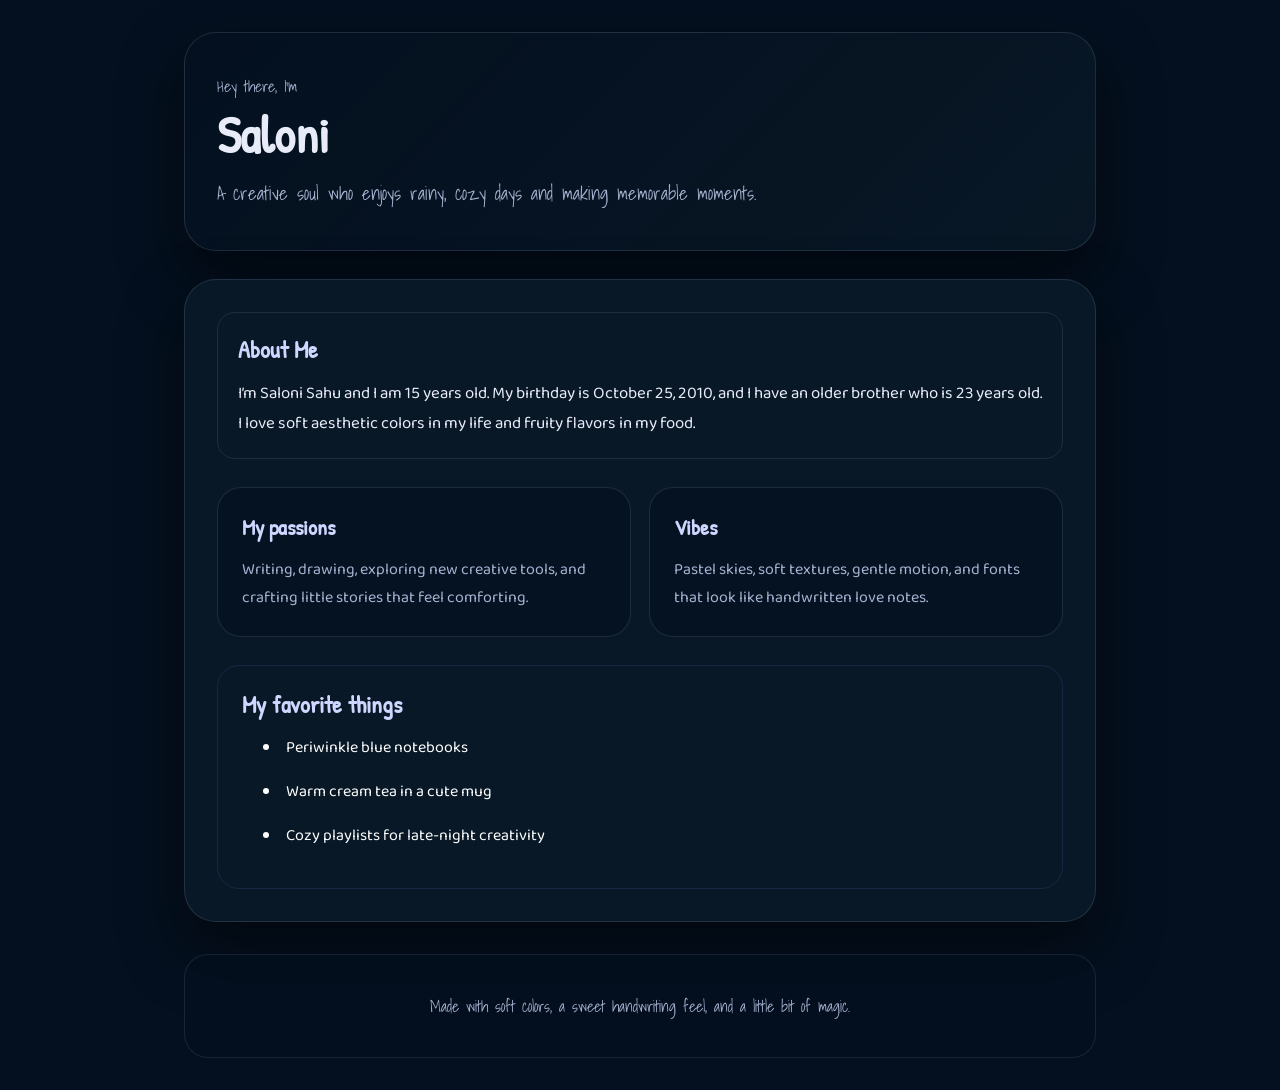
<file: about.html>
<!DOCTYPE html>
<html lang="en">
  <head>
    <meta charset="UTF-8" />
    <meta name="viewport" content="width=device-width, initial-scale=1.0" />
    <title>About Me</title>
    <link rel="preconnect" href="https://fonts.googleapis.com" />
    <link rel="preconnect" href="https://fonts.gstatic.com" crossorigin />
    <link
      href="https://fonts.googleapis.com/css2?family=Baloo+2:wght@400;500&family=Patrick+Hand&family=Shadows+Into+Light&display=swap"
      rel="stylesheet"
    />
    <link rel="stylesheet" href="styles.css" />
  </head>
  <body>
    <div class="page-shell">
      <header class="hero">
        <p class="eyebrow">Hey there, I’m</p>
        <h1>Saloni</h1>
        <p class="subtitle">
          A creative soul who enjoys rainy, cozy days and making memorable moments.
        </p>
      </header>

      <main class="content-card">
        <section class="intro-block">
          <h2>About Me</h2>
          <p>
            I’m Saloni Sahu and I am 15 years old. My birthday is October 25,
            2010, and I have an older brother who is 23 years old. I love soft
            aesthetic colors in my life and fruity flavors in my food.
          </p>
        </section>

        <section class="detail-grid">
          <div class="detail-panel">
            <h3>My passions</h3>
            <p>
              Writing, drawing, exploring new creative tools, and crafting little
              stories that feel comforting.
            </p>
          </div>
          <div class="detail-panel">
            <h3>Vibes</h3>
            <p>
              Pastel skies, soft textures, gentle motion, and fonts that look
              like handwritten love notes.
            </p>
          </div>
        </section>

        <section class="favorite-block">
          <h2>My favorite things</h2>
          <ul>
            <li>Periwinkle blue notebooks</li>
            <li>Warm cream tea in a cute mug</li>
            <li>Cozy playlists for late-night creativity</li>
          </ul>
        </section>
      </main>

      <footer class="footer-note">
        <p>Made with soft colors, a sweet handwriting feel, and a little bit of magic.</p>
      </footer>
    </div>
  </body>
</html>
</file>
<file: styles.css>
:root {
  color-scheme: dark;
  --bg: #04101f;
  --surface: #081826;
  --surface-soft: #0f203d;
  --text: #e8ebf8;
  --muted: #a8b4d2;
  --accent: #04101f;
  --accent-dark: #04101f;
  --periwinkle: #C6C8FF;
  --periwinkle-light: #CFD6FF;
  --midnight-blue: #191970;
  --midnight-blue-light: #2d2d8d;
  --text-dark: #ffffff;
  --border: rgba(148, 166, 203, 0.18);
  --shadow: 0 28px 60px rgba(0, 0, 0, 0.5);
}

* {
  box-sizing: border-box;
}

html {
  scroll-behavior: smooth;
}

body {
  margin: 0;
  min-height: 100vh;
  font-family: "Baloo 2", cursive, system-ui, sans-serif;
  background: radial-gradient(circle at top left, rgba(4, 16, 31, 0.6), transparent 24%),
    radial-gradient(circle at bottom right, rgba(4, 16, 31, 0.55), transparent 28%),
    var(--bg);
  color: var(--text);
}

.page-shell {
  padding: 32px 24px;
  max-width: 960px;
  margin: 0 auto;
}

.spotify-tab {
  margin-bottom: 22px;
  padding: 22px;
  background: linear-gradient(135deg, rgba(4, 16, 31, 0.88), rgba(9, 24, 38, 0.92));
  border: 1px solid rgba(148, 166, 203, 0.2);
  border-radius: 28px;
  box-shadow: var(--shadow);
}

.spotify-tab .cute-note {
  margin-bottom: 16px;
}

.section-nav {
  margin-bottom: 22px;
  display: grid;
  grid-template-columns: repeat(auto-fit, minmax(160px, 1fr));
  gap: 12px;
}

.section-nav a {
  display: inline-flex;
  width: 100%;
  align-items: center;
  justify-content: center;
  padding: 11px 16px;
  border-radius: 999px;
  border: 1px solid rgba(207, 214, 255, 0.35);
  background: linear-gradient(135deg, #3737a3, var(--midnight-blue-light));
  color: var(--periwinkle-light);
  text-decoration: none;
  font-weight: 500;
  transition: transform 0.2s ease, border-color 0.2s ease, box-shadow 0.2s ease, background 0.2s ease;
}

.section-nav a:hover,
.section-nav a:focus-visible {
  transform: translateY(-2px);
  border-color: rgba(207, 214, 255, 0.65);
  background: linear-gradient(135deg, #4343b0, #33339a);
  box-shadow: 0 8px 18px rgba(0, 0, 0, 0.25);
}

.spotify-grid {
  display: grid;
  gap: 14px;
  grid-template-columns: repeat(auto-fit, minmax(220px, 1fr));
}

.spotify-grid iframe {
  width: 100%;
  min-height: 152px;
  border: 0;
  border-radius: 14px;
}

.hero {
  padding: 40px 32px;
  background: linear-gradient(135deg, rgba(4, 16, 31, 0.85), rgba(9, 24, 38, 0.95));
  border: 1px solid rgba(148, 166, 203, 0.18);
  border-radius: 32px;
  box-shadow: var(--shadow);
}

.hero .eyebrow {
  margin: 0 0 12px;
  font-size: 1rem;
  color: var(--muted);
  font-family: "Shadows Into Light", cursive;
}

.hero h1 {
  margin: 0;
  font-size: clamp(3rem, 4vw, 4.25rem);
  line-height: 0.95;
  color: var(--text);
  font-family: "Patrick Hand", cursive;
}

.hero .subtitle {
  margin: 16px 0 0;
  font-size: 1.2rem;
  max-width: 680px;
  line-height: 1.8;
  color: var(--muted);
  font-family: "Shadows Into Light", cursive;
}

.content-card {
  margin-top: 28px;
  padding: 32px;
  background: var(--surface);
  border: 1px solid var(--border);
  border-radius: 32px;
  box-shadow: var(--shadow);
}

.content-card h2,
.content-card h3 {
  margin: 0 0 14px;
  font-family: "Patrick Hand", cursive;
  color: var(--periwinkle-light);
}

.intro-block {
  margin-bottom: 28px;
}

.intro-block {
  background: transparent;
  padding: 20px;
  border-radius: 18px;
  color: var(--text-dark);
  border: 1px solid rgba(148, 166, 203, 0.15);
}

.kawaii-title {
  display: inline-flex;
  align-items: center;
  gap: 0.45rem;
  color: var(--periwinkle-light);
}

.cute-note {
  margin: 0 0 14px;
  font-size: 1.05rem;
  color: #4b4cff;
}

.intro-block p,
.detail-panel p,
.favorite-block li,
.footer-note {
  font-family: "Baloo 2", cursive;
}

.intro-block p {
  margin: 0;
  color: var(--text);
  font-size: 1.05rem;
  line-height: 1.75;
}

.detail-grid {
  display: grid;
  gap: 18px;
  grid-template-columns: repeat(auto-fit, minmax(220px, 1fr));
}

.detail-panel {
  padding: 24px;
  background: rgba(4, 16, 31, 0.55);
  border: 1px solid rgba(148, 166, 203, 0.16);
  border-radius: 24px;
}

.detail-panel--passions {
  background: rgba(4, 16, 31, 0.7);
  border-color: rgba(148, 166, 203, 0.24);
}

.detail-panel h3 {
  font-size: 1.4rem;
}

.detail-panel p {
  margin: 0;
  color: var(--muted);
  line-height: 1.75;
}

.favorite-block {
  margin-top: 28px;
}

.favorite-block {
  background: transparent;
  padding: 22px 24px;
  border-radius: 22px;
  color: var(--text-dark);
  border: 1px solid rgba(107, 103, 212, 0.18);
}

.favorite-block::before,
.favorite-block::after {
  content: '';
  position: absolute;
  font-size: 1.35rem;
}

.favorite-block {
  position: relative;
}

.favorite-block::before {
  top: -10px;
  left: -10px;
}

.favorite-block::after {
  bottom: -10px;
  right: -10px;
}

.favorite-block ul {
  margin: 0;
  padding-left: 1.3rem;
  list-style: none;
  color: var(--text-dark);
  line-height: 1.8;
}

.favorite-block li {
  margin-bottom: 0.95rem;
  position: relative;
  padding-left: 0;
  list-style: disc inside;
  color: #ffffff;
}

.flip-gallery {
  margin-top: 28px;
}

.flip-grid {
  display: grid;
  gap: 18px;
  grid-template-columns: repeat(auto-fit, minmax(170px, 1fr));
}

.flip-card {
  perspective: 1200px;
  min-height: 240px;
  outline: none;
}

.flip-card__inner {
  position: relative;
  width: 100%;
  height: 100%;
  min-height: 240px;
  transform-style: preserve-3d;
  transition: transform 0.8s cubic-bezier(0.2, 0.7, 0.2, 1);
}

.flip-card:hover .flip-card__inner,
.flip-card:focus-visible .flip-card__inner,
.flip-card:focus-within .flip-card__inner {
  transform: rotateY(180deg);
}

.flip-card:hover .flip-card__face--front,
.flip-card:focus-visible .flip-card__face--front,
.flip-card:focus-within .flip-card__face--front {
  opacity: 0;
}

.flip-card:hover .flip-card__face--back,
.flip-card:focus-visible .flip-card__face--back,
.flip-card:focus-within .flip-card__face--back {
  opacity: 1;
}

.flip-card__face {
  position: absolute;
  inset: 0;
  display: flex;
  flex-direction: column;
  align-items: center;
  justify-content: center;
  padding: 18px;
  border-radius: 22px;
  backface-visibility: hidden;
  -webkit-backface-visibility: hidden;
  overflow: hidden;
  border: 1px solid rgba(148, 166, 203, 0.18);
  box-shadow: 0 18px 40px rgba(0, 0, 0, 0.24);
  transition: opacity 0.25s ease;
}

.flip-card__face--front {
  background: linear-gradient(145deg, rgba(12, 31, 60, 0.96), rgba(4, 16, 31, 0.9));
  text-align: center;
  opacity: 1;
}

.flip-card__face--front p {
  margin: 10px 0 0;
  color: var(--muted);
}

.flip-card__label {
  display: inline-flex;
  padding: 8px 14px;
  border-radius: 999px;
  background: rgba(198, 200, 255, 0.14);
  color: var(--periwinkle-light);
  letter-spacing: 0.03em;
}

.flip-card__face--back {
  transform: rotateY(180deg);
  background: var(--surface-soft);
  opacity: 0;
}

.flip-card__face--back img {
  width: 100%;
  height: 100%;
  object-fit: cover;
  border-radius: 18px;
}

.footer-note {
  margin-top: 32px;
  padding: 22px 24px;
  border-radius: 24px;
  background: rgba(4, 16, 31, 0.65);
  border: 1px solid rgba(148, 166, 203, 0.14);
  color: var(--muted);
  text-align: center;
  font-family: "Shadows Into Light", cursive;
}

@media (max-width: 640px) {
  .page-shell {
    padding: 24px 16px;
  }

  .hero,
  .content-card {
    padding: 28px 20px;
  }

  .flip-gallery {
    padding: 20px;
  }

  .flip-card {
    min-height: 220px;
  }

  .flip-card__inner {
    min-height: 220px;
  }
}
</file>
